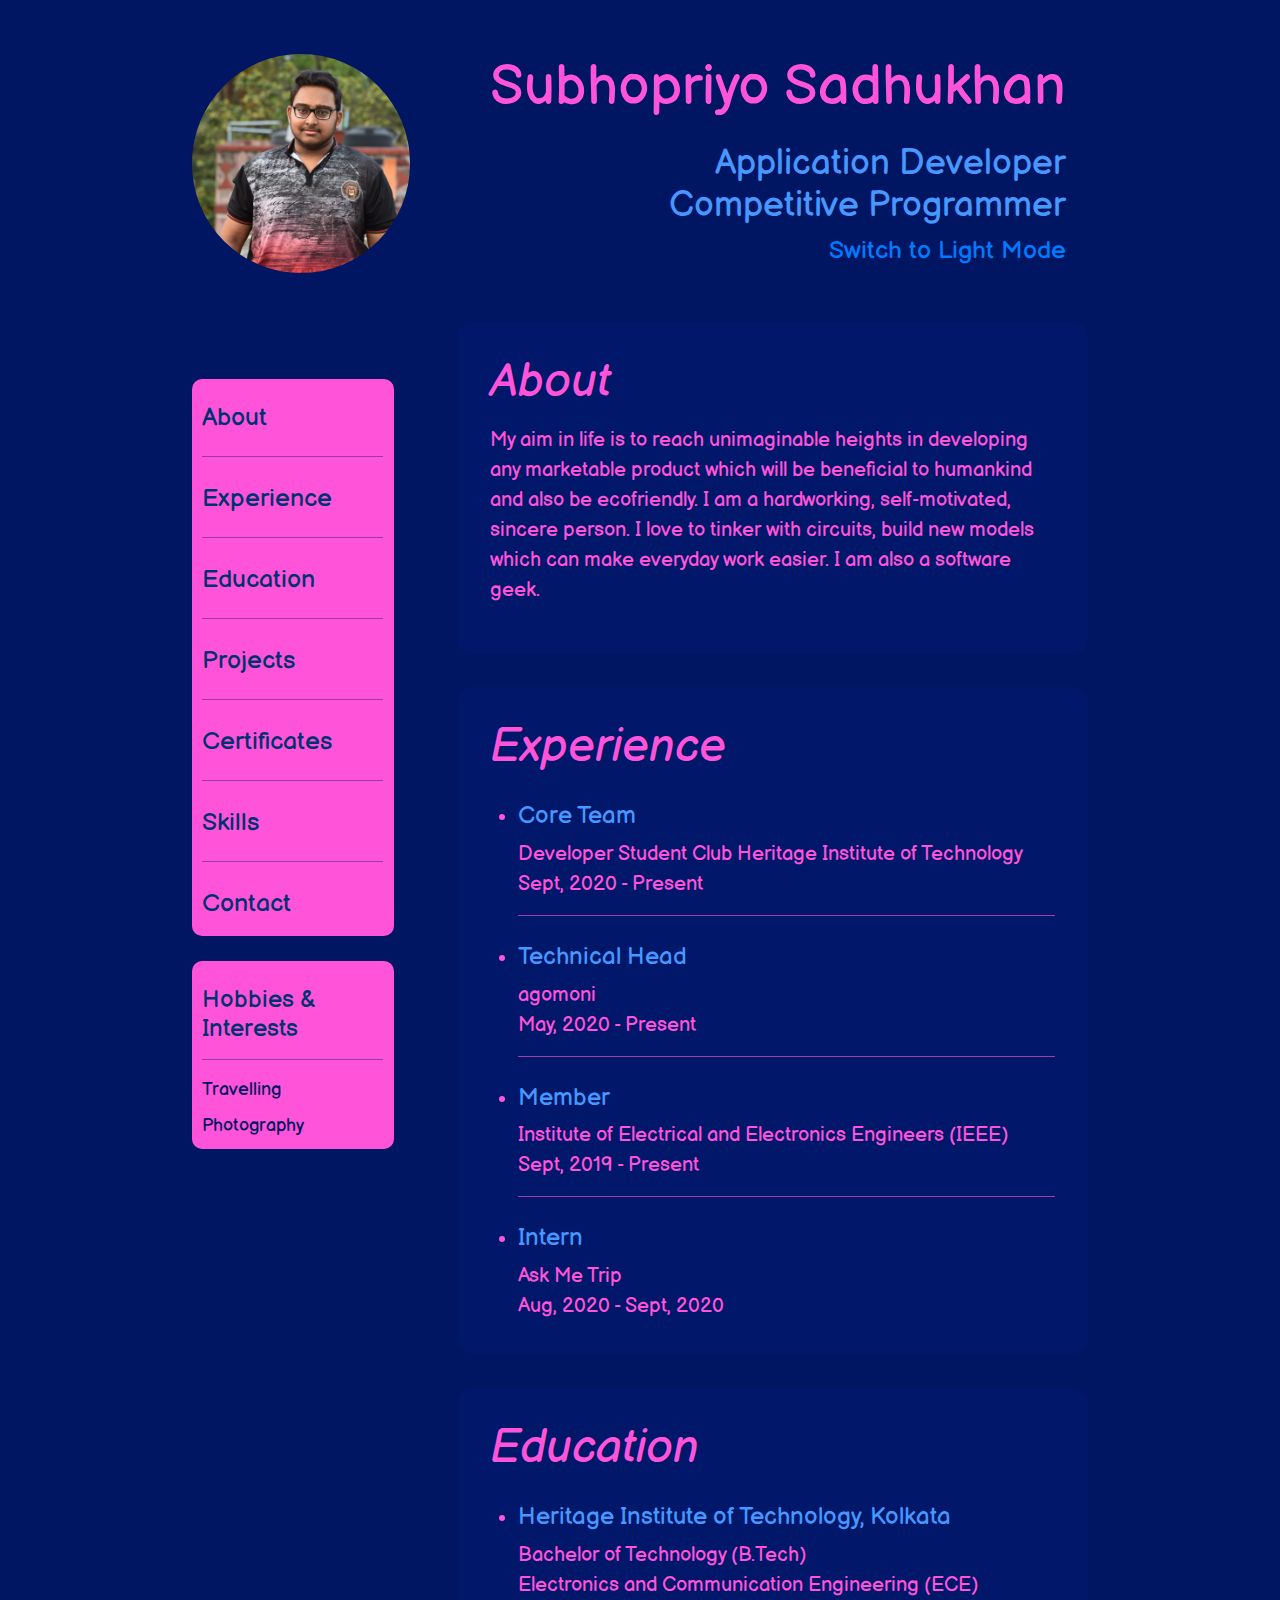
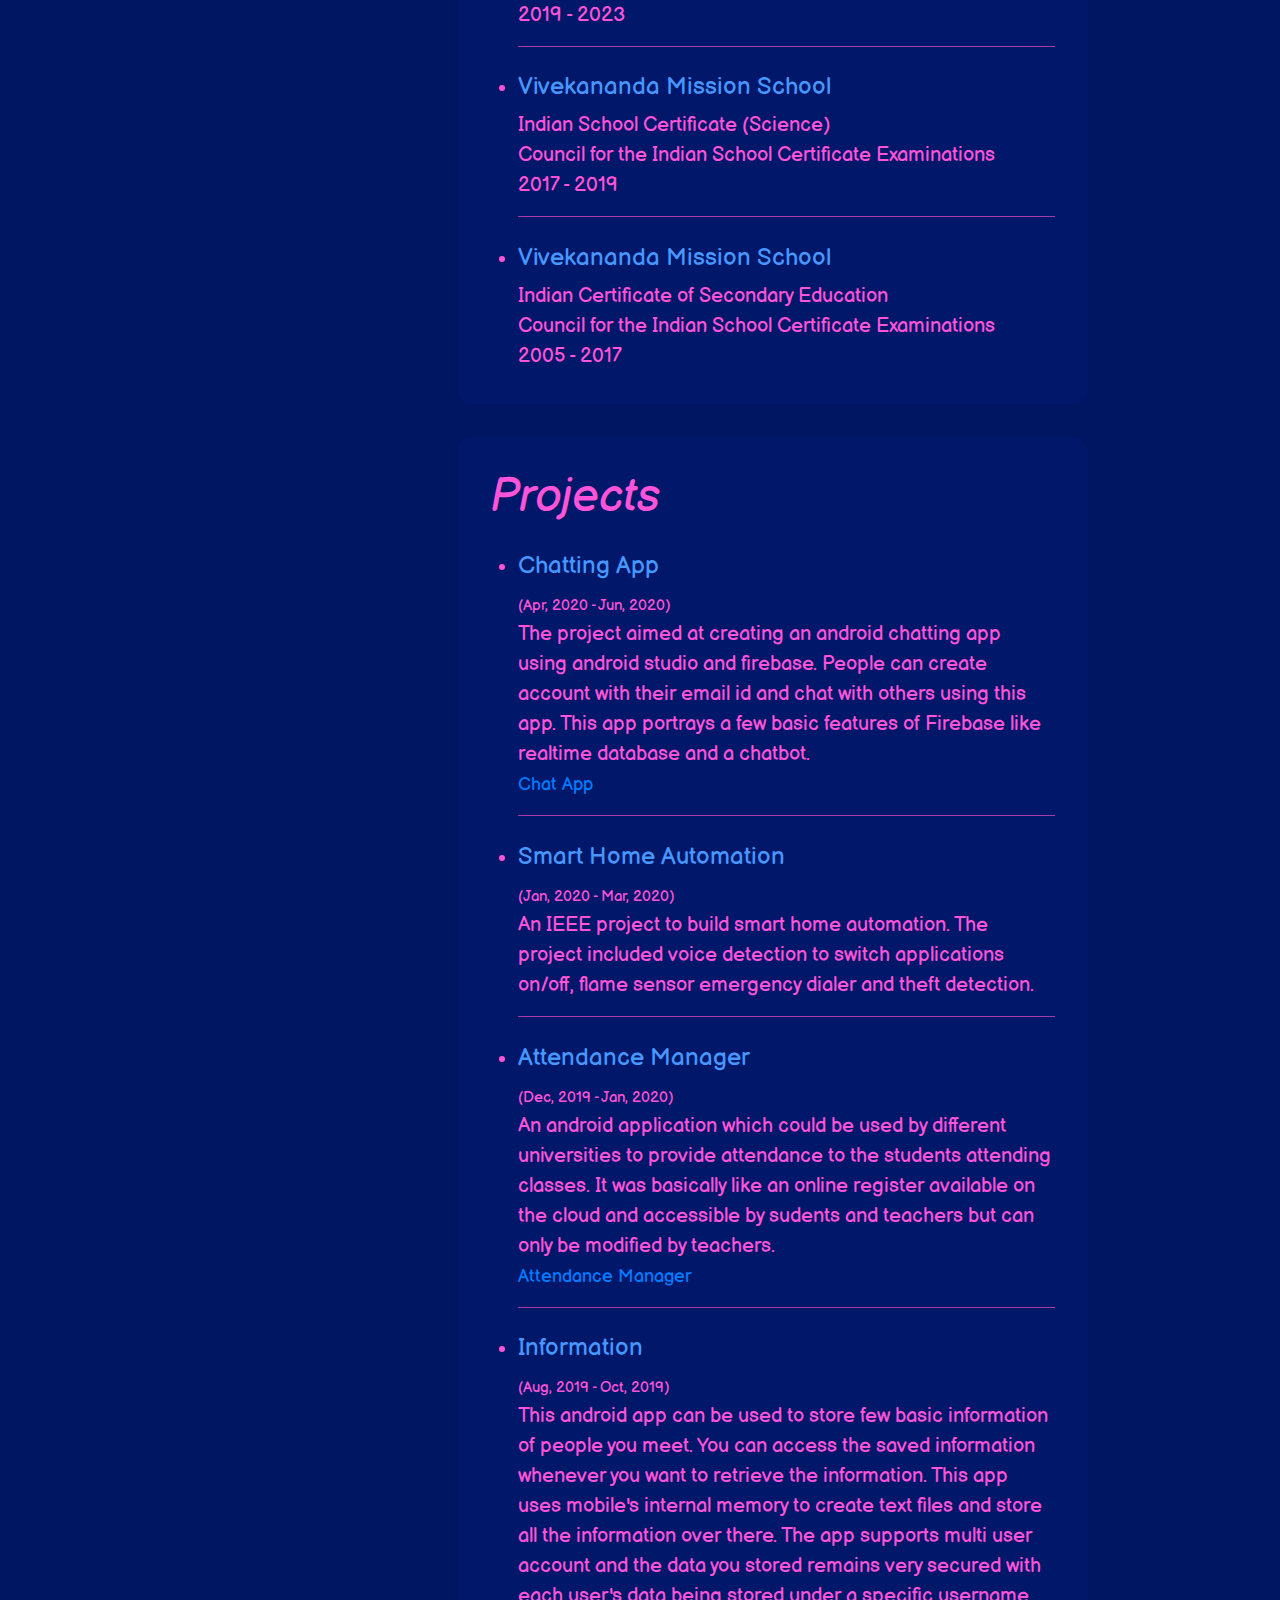
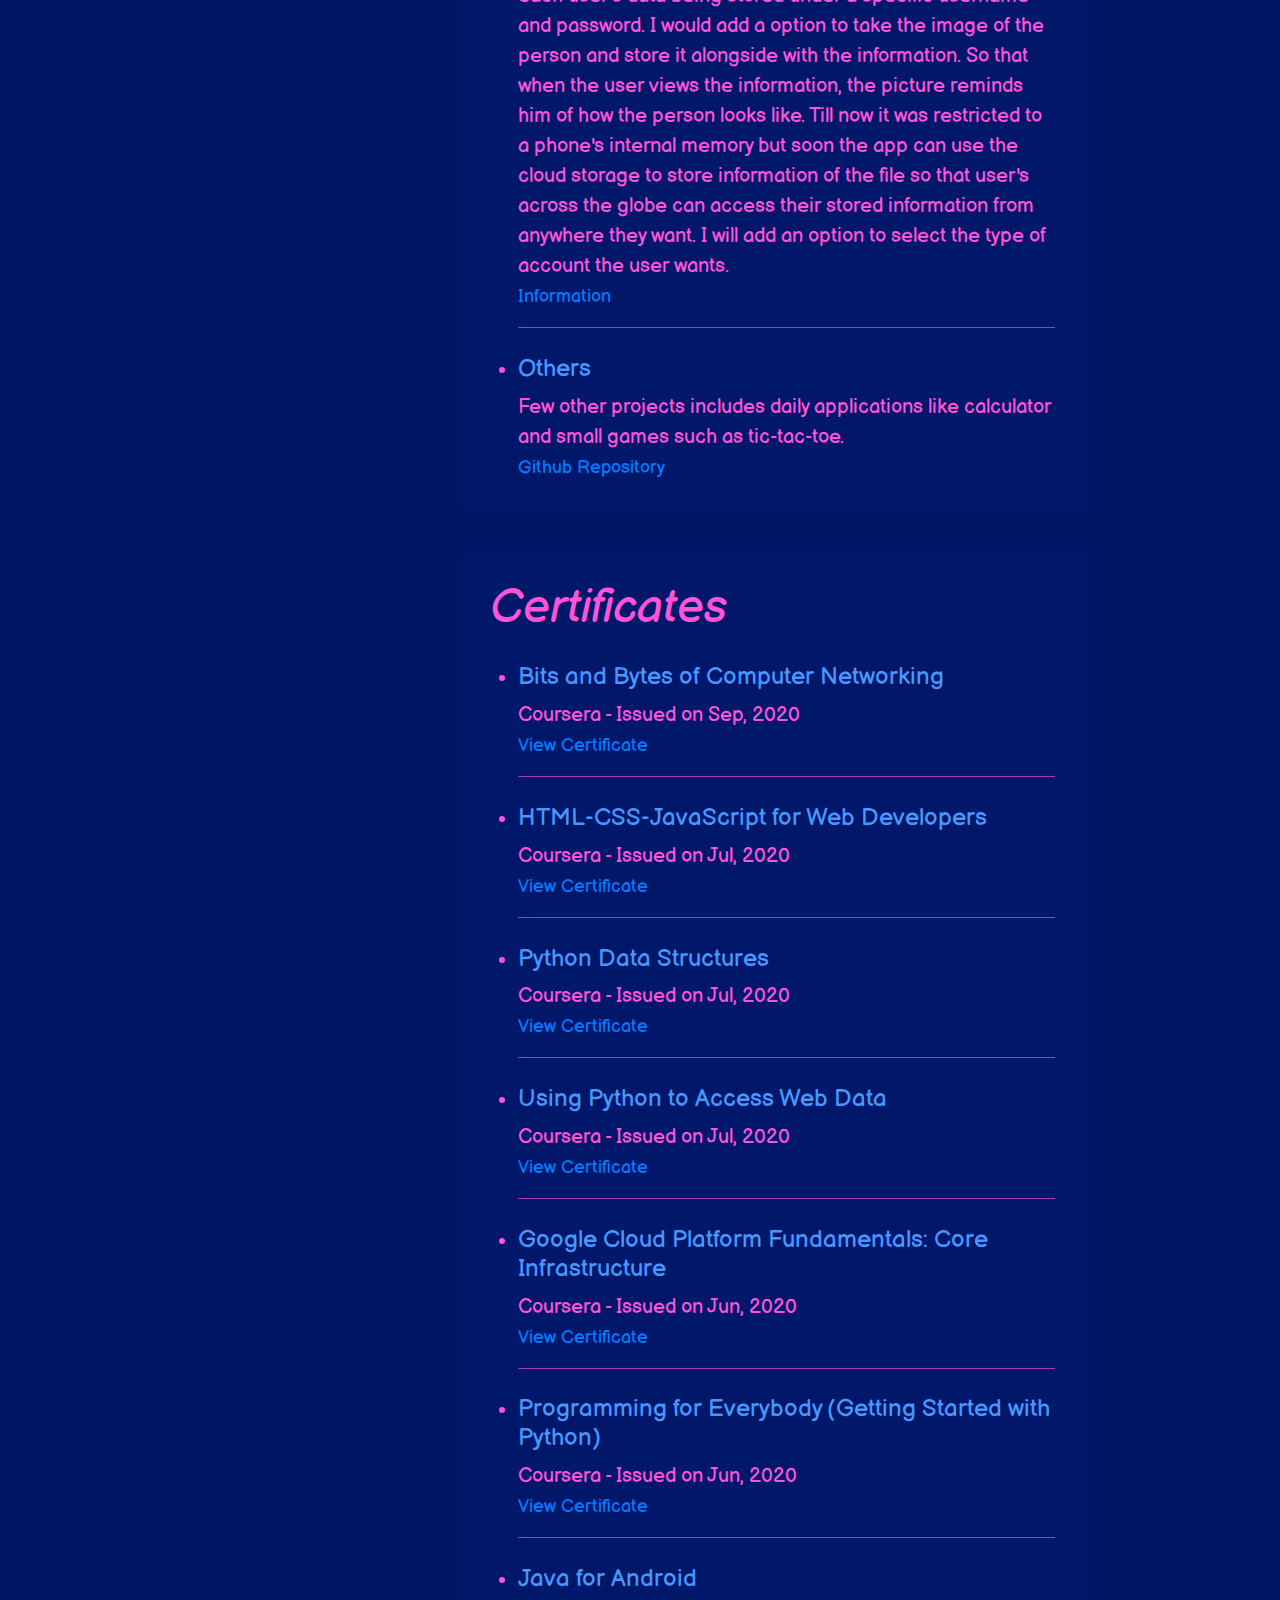
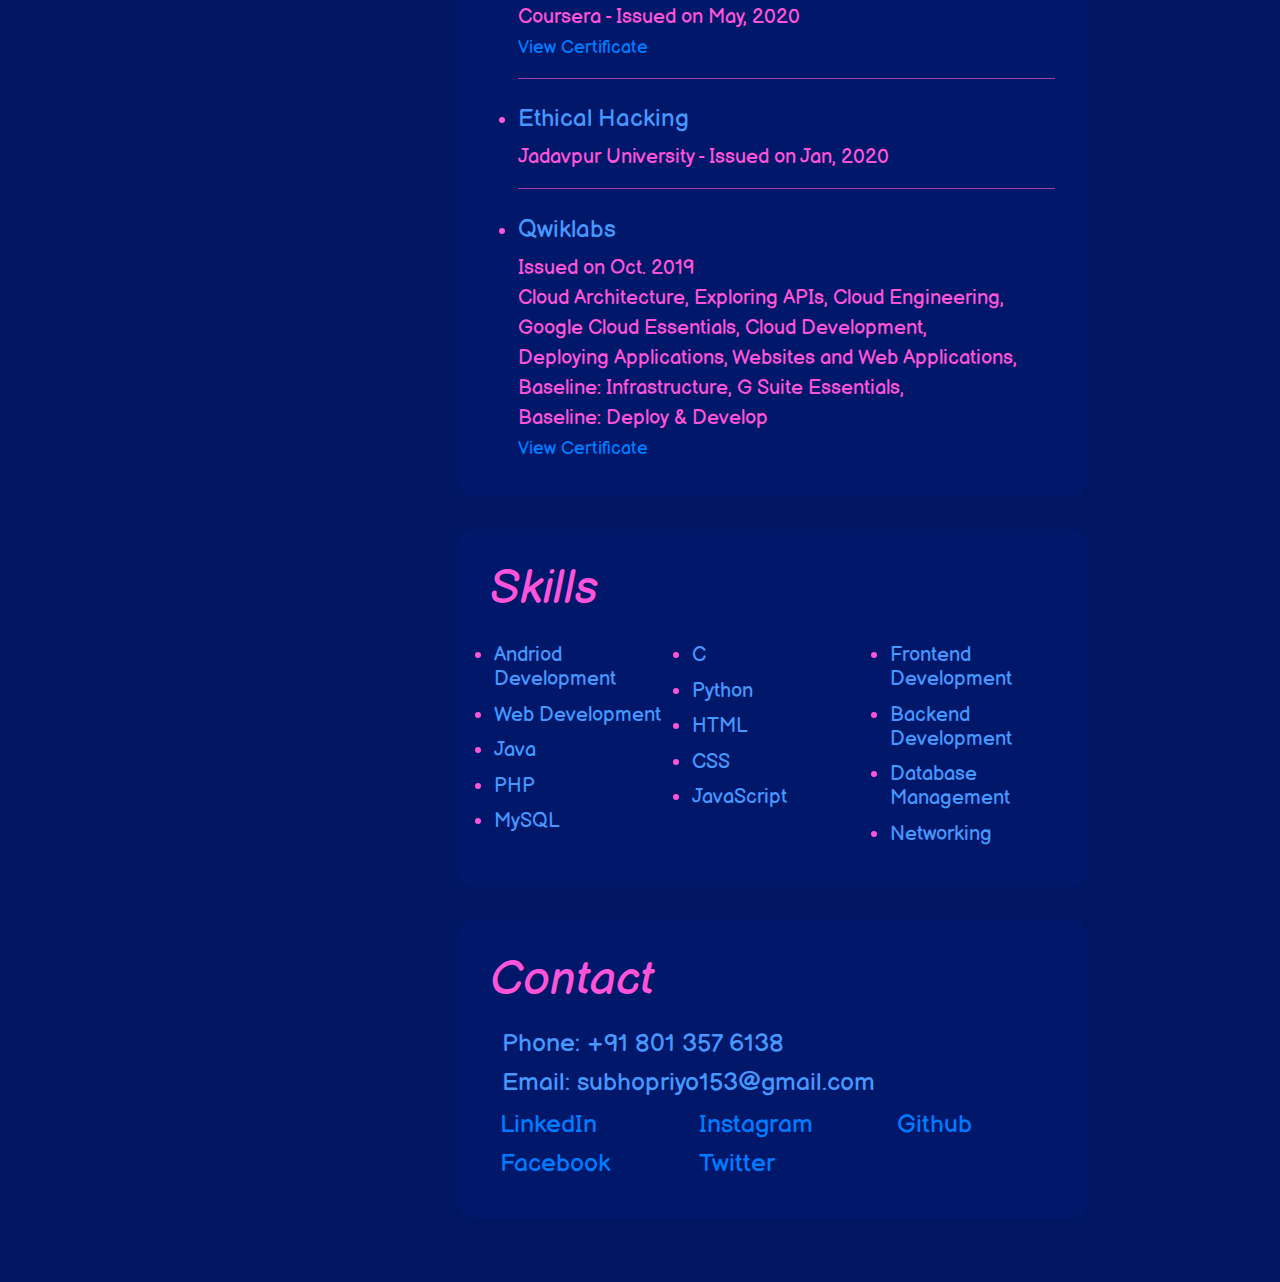
<file: index.html>
<!DOCTYPE html>
<html lang="en">
<head>
    <meta charset="UTF-8">
    <meta name="viewport" content="width=device-width, initial-scale=1.0">
    <title>About Me</title>
    <link rel="stylesheet" href="css/bootstrap.css">
    <link rel="stylesheet" href="css/style.css">
</head>
<body>
    <header>
        <div class="profilepic">
            <img src="image/profile.jpg">
        </div>
        <h1>Subhopriyo Sadhukhan</h1>
        <h3 class="switch">Application Developer<br>Competitive Programmer<br><a href="index_light.html">Switch to Light Mode</a></h3>
    </header>
    <div class="row">
        <div class="content-list col-sm-3 col-md-3 col-lg-3">
            <ul>
                <li>
                    <a href="#"> About</a><hr>
                </li>
                <li>
                    <a href="#experience"> Experience</a><hr>
                </li>
                <li>
                    <a href="#education"> Education</a><hr>
                </li>
                <li>
                    <a href="#project"> Projects</a><hr>
                </li>
                <li>
                    <a href="#certificate"> Certificates</a><hr>
                </li>
                <li>
                    <a href="#skill"> Skills</a><hr>
                </li>
                <li>
                    <a href="#contact"> Contact</a>
                </li>
            </ul>
            <ul style="margin-top: 25px; margin-bottom: 15px; padding-top: 25px; font-size: 18px;">
                <h4 style="color: #003170;">Hobbies & Interests</h4><hr>
                <li>
                    Travelling
                </li>
                <li>
                    Photography
                </li>
            </ul>
        </div>
        <div class="col-sm-9 col-md-9 col-lg-9">
            <ul>
                <li style="margin-top: 0px;">
                    <div style="margin-top: 0px;" id="about" class="content about">
                        <h1>About</h1>
                        <p>
                            My aim in life is to reach unimaginable heights in developing any marketable product which will be beneficial to humankind and also be ecofriendly. I am a hardworking, self-motivated, sincere person. I love to tinker with circuits, build new models which can make everyday work easier. I am also a software geek.
                        </p>
                    </div>
                </li>
                <li>
                    <div id="experience" class="content experience">
                        <h1>Experience</h1>
                        <ul>
                            <li>
                                <h4>Core Team</h4>
                                Developer Student Club Heritage Institute of Technology
                                <br>
                                Sept, 2020 - Present
                                <hr>
                            </li>
                            <li>
                                <h4>Technical Head</h4>
                                agomoni
                                <br>
                                May, 2020 - Present
                                <hr>
                            </li>
                            <li>
                                <h4>Member</h4>
                                Institute of Electrical and Electronics Engineers (IEEE)
                                <br>
                                Sept, 2019 - Present
                                <hr>
                            </li>
                            <li>
                                <h4>Intern</h4>
                                Ask Me Trip
                                <br>
                                Aug, 2020 - Sept, 2020
                            </li>
                        </ul>
                    </div>
                </li>
                <li>
                    <div id="education" class="content education">
                        <h1>Education</h1>
                        <ul>
                            <li>
                                <h4>Heritage Institute of Technology, Kolkata</h4>
                                Bachelor of Technology (B.Tech) <br>
                                Electronics and Communication Engineering (ECE)<br>
                                2019 - 2023
                                <hr>
                            </li>
                            <li>
                                <h4>Vivekananda Mission School</h4>
                                Indian School Certificate (Science)<br>
                                Council for the Indian School Certificate Examinations<br>
                                2017 - 2019
                                <hr>
                            </li>
                            <li>
                                <h4>Vivekananda Mission School</h4>
                                Indian Certificate of Secondary Education<br>
                                Council for the Indian School Certificate Examinations<br>
                                2005 - 2017
                            </li>
                        </ul>
                    </div>
                </li>
                <li>
                    <div id="project" class="content projects">
                        <h1>Projects</h1>
                        <ul>
                            <li>
                                <h4>Chatting App</h4> <span style="font-size: 15px;">(Apr, 2020 - Jun, 2020)</span><br>
                                The project aimed at creating an android chatting app using android studio and firebase. People can create account with their email id and chat with others using this app. This app portrays a few basic features of Firebase like realtime database and a chatbot.<br>
                                <a style="font-size: 18px;" href="https://github.com/TechDevSubhopriyo/Chat" target="_blank">Chat App</a>
                                <hr>
                            </li>
                            <li>
                                <h4>Smart Home Automation</h4> <span style="font-size: 15px;">(Jan, 2020 - Mar, 2020)</span><br>
                                An IEEE project to build smart home automation. The project included voice detection to switch applications on/off, flame sensor emergency dialer and theft detection.
                                <hr>
                            </li>
                            <li>
                                <h4>Attendance Manager</h4> <span style="font-size: 15px;">(Dec, 2019 - Jan, 2020)</span><br>
                                An android application which could be used by different universities to provide attendance to the students attending classes. It was basically like an online register available on the cloud and accessible by sudents and teachers but can only be modified by teachers.<br>
                                <a style="font-size: 18px;" href="https://github.com/TechDevSubhopriyo/Attendance-Manager" target="_blank">Attendance Manager</a>
                                <hr>
                            </li>
                            <li>
                                <h4>Information</h4> <span style="font-size: 15px;">(Aug, 2019 - Oct, 2019)</span><br>
                                This android app can be used to store few basic information of people you meet. You can access the saved information whenever you want to retrieve the information. This app uses mobile's internal memory to create text files and store all the information over there. The app supports multi user account and the data you stored remains very secured with each user's data being stored under a specific username and password. I would add a option to take the image of the person and store it alongside with the information. So that when the user views the information, the picture reminds him of how the person looks like. Till now it was restricted to a phone's internal memory but soon the app can use the cloud storage to store information of the file so that user's across the globe can access their stored information from anywhere they want. I will add an option to select the type of account the user wants.<br>
                                <a style="font-size: 18px;" href="https://github.com/TechDevSubhopriyo/Information" target="_blank">Information</a>
                                <hr>
                            </li>
                            <li>
                                <h4>Others</h4>
                                Few other projects includes daily applications like calculator and small games such as tic-tac-toe.
                                <br>
                                <a style="font-size: 18px;" href="https://github.com/TechDevSubhopriyo/" target="_blank">Github Repository</a>
                            </li>
                        </ul>
                    </div>
                </li>
                <li>
                    <div id="certificate" class="content certificates">
                        <h1>Certificates</h1>
                        <ul>
                            <li>
                                <h4>Bits and Bytes of Computer Networking</h4>
                                Coursera - Issued on Sep, 2020<br>
                                <a style="font-size: 18px;" target="_blank" href="https://www.coursera.org/account/accomplishments/certificate/DFHS32JYPFDK">View Certificate</a>
                                <hr>
                            </li>
                            <li>
                                <h4>HTML-CSS-JavaScript for Web Developers</h4>
                                Coursera - Issued on Jul, 2020<br>
                                <a style="font-size: 18px;" target="_blank" href="https://www.coursera.org/account/accomplishments/certificate/2DU3XSP95V8B">View Certificate</a>
                                <hr>
                            </li>
                            <li>
                                <h4>Python Data Structures</h4>
                                Coursera - Issued on Jul, 2020<br>
                                <a style="font-size: 18px;" target="_blank" href="https://www.coursera.org/account/accomplishments/verify/L5HFAAVWFKPQ">View Certificate</a>
                                <hr>
                            </li>
                            <li>
                                <h4>Using Python to Access Web Data</h4>
                                Coursera - Issued on Jul, 2020<br>
                                <a style="font-size: 18px;" target="_blank" href="https://www.coursera.org/account/accomplishments/certificate/6CQQH4G7LVE2">View Certificate</a>
                                <hr>
                            </li>
                            <li>
                                <h4>Google Cloud Platform Fundamentals: Core Infrastructure</h4>
                                Coursera - Issued on Jun, 2020<br>
                                <a style="font-size: 18px;" target="_blank" href="https://www.coursera.org/account/accomplishments/verify/NAZZ5AAGLV3V">View Certificate</a>
                                <hr>
                            </li>
                            <li>
                                <h4>Programming for Everybody (Getting Started with Python)</h4>
                                Coursera - Issued on Jun, 2020<br>
                                <a style="font-size: 18px;" target="_blank" href="https://www.coursera.org/account/accomplishments/verify/APDGG4Q953LQ">View Certificate</a>
                                <hr>
                            </li>
                            <li>
                                <h4>Java for Android</h4>
                                Coursera - Issued on May, 2020<br>
                                <a style="font-size: 18px;" target="_blank" href="https://www.coursera.org/account/accomplishments/verify/QRNYVVNWLAFC">View Certificate</a>
                                <hr>
                            </li>
                            <li>
                                <h4>Ethical Hacking</h4>
                                Jadavpur University - Issued on Jan, 2020<br>
                                <a style="font-size: 18px; display: none;" target="_blank" href="">View Certificate</a>
                                <hr>
                            </li>
                            <li>
                                <h4>Qwiklabs</h4>
                                Issued on Oct. 2019<br>
                                Cloud&nbspArchitecture, Exploring&nbspAPIs, Cloud&nbspEngineering, Google&nbspCloud&nbspEssentials, Cloud&nbspDevelopment, Deploying&nbspApplications, Websites&nbspand&nbspWeb&nbspApplications, Baseline:&nbspInfrastructure, G&nbspSuite&nbspEssentials, Baseline:&nbspDeploy&nbsp&&nbspDevelop
                                <br>
                                <a style="font-size: 18px;" target="_blank" href="https://www.qwiklabs.com/public_profiles/c5b82374-7f06-4a35-96bf-c05f609907f0">View Certificate</a>
                            </li>
                        </ul>
                    </div>
                </li>
                <li>
                    <div id="skill" class="content skills">
                        <h1>Skills</h1>
                        <div class="row">
                            <div style="padding: 0px 10px;" class="col-lg-4 col-md-6 col-sm-12">
                                <ul>
                                    <li>
                                        <h5>Andriod Development</h5>
                                    </li>
                                    <li>
                                        <h5>Web Development</h5>
                                    </li>
                                    <li>
                                        <h5>Java</h5>
                                    </li>
                                    <li>
                                        <h5>PHP</h5>
                                    </li>
                                    <li>
                                        <h5>MySQL</h5>
                                    </li>
                                </ul>
                            </div>
                            <div style="padding: 0px 10px;" class="col-lg-4 col-md-6 col-sm-12">
                                <ul>
                                    <li>
                                        <h5>C</h5>
                                    </li>
                                    <li>
                                        <h5>Python</h5>
                                    </li>
                                    <li>
                                        <h5>HTML</h5>
                                    </li>
                                    <li>
                                        <h5>CSS</h5>
                                    </li>
                                    <li>
                                        <h5>JavaScript</h5>
                                    </li>
                                </ul>
                            </div>
                            <div style="padding: 0px 10px;" class="col-lg-4 col-md-6 col-sm-12">
                                <ul>
                                    <li>
                                        <h5>Frontend Development</h5>
                                    </li>
                                    <li>
                                        <h5>Backend Development</h5>
                                    </li>
                                    <li>
                                        <h5>Database Management</h5>
                                    </li>
                                    <li>
                                        <h5>Networking</h5>
                                    </li>
                                </ul>
                            </div>
                        </div>
                    </div>
                </li>
                <li>
                    <div id="contact" class="content contact">
                        <h1>Contact</h1>
                        <div class="row">
                            <div class="col-sm-12 col-md-12 col-lg-12">
                                <ul style="list-style-type: none; padding-left: 10px; color: #4797ff;">
                                    <li>
                                        <a>Phone: +91 801 357 6138</a>
                                    </li>
                                    <li>
                                        <a>Email: subhopriyo153@gmail.com</a>
                                    </li>
                                </ul>
                            </div>
                        </div>
                        <div class="row">
                            <div class="col-lg-4 col-md-6 col-sm-12">
                                <ul style="list-style-type: none;">
                                    <li>
                                        <a target="_blank" href="https://www.linkedin.com/in/subhopriyo-sadhukhan-77b150193/">LinkedIn</a>
                                    </li>
                                    <li>
                                        <a target="_blank"  href="https://www.facebook.com/subhopriyo.sadhukhan">Facebook</a>
                                    </li>
                                </ul>
                            </div>
                            <div class="col-lg-4 col-md-6 col-sm-12">
                                <ul style="list-style-type: none;">
                                    <li>
                                        <a target="_blank"  href="https://www.instagram.com/subhopriyo_sadhukhan_15/">Instagram</a>
                                    </li>
                                    <li>
                                        <a target="_blank"  href="https://twitter.com/TechySubho">Twitter</a>
                                    </li>
                                </ul>
                            </div>
                            <div class="col-lg-4 col-md-6 col-sm-12">
                                <ul style="list-style-type: none;">
                                    <li>
                                        <a target="_blank"  href="https://github.com/TechDevSubhopriyo">Github</a>
                                    </li>
                                </ul>
                            </div>
                        </div>
                    </div>
                </li>
            </ul>
        </div>
    </div>
    <button onclick="topFunction()" id="myBtn" title="Go to top">Back to Top</button>
    <script>
        mybutton = document.getElementById("myBtn");
        window.onscroll = function() {scrollFunction()};

        function scrollFunction() {
        if (document.body.scrollTop > 20 || document.documentElement.scrollTop > 20) {
            mybutton.style.display = "block";
        } else {
            mybutton.style.display = "none";
        }
        }

        function topFunction() {
        document.body.scrollTop = 0; 
        document.documentElement.scrollTop = 0;
        }
    </script>
</body>
</html>
</file>
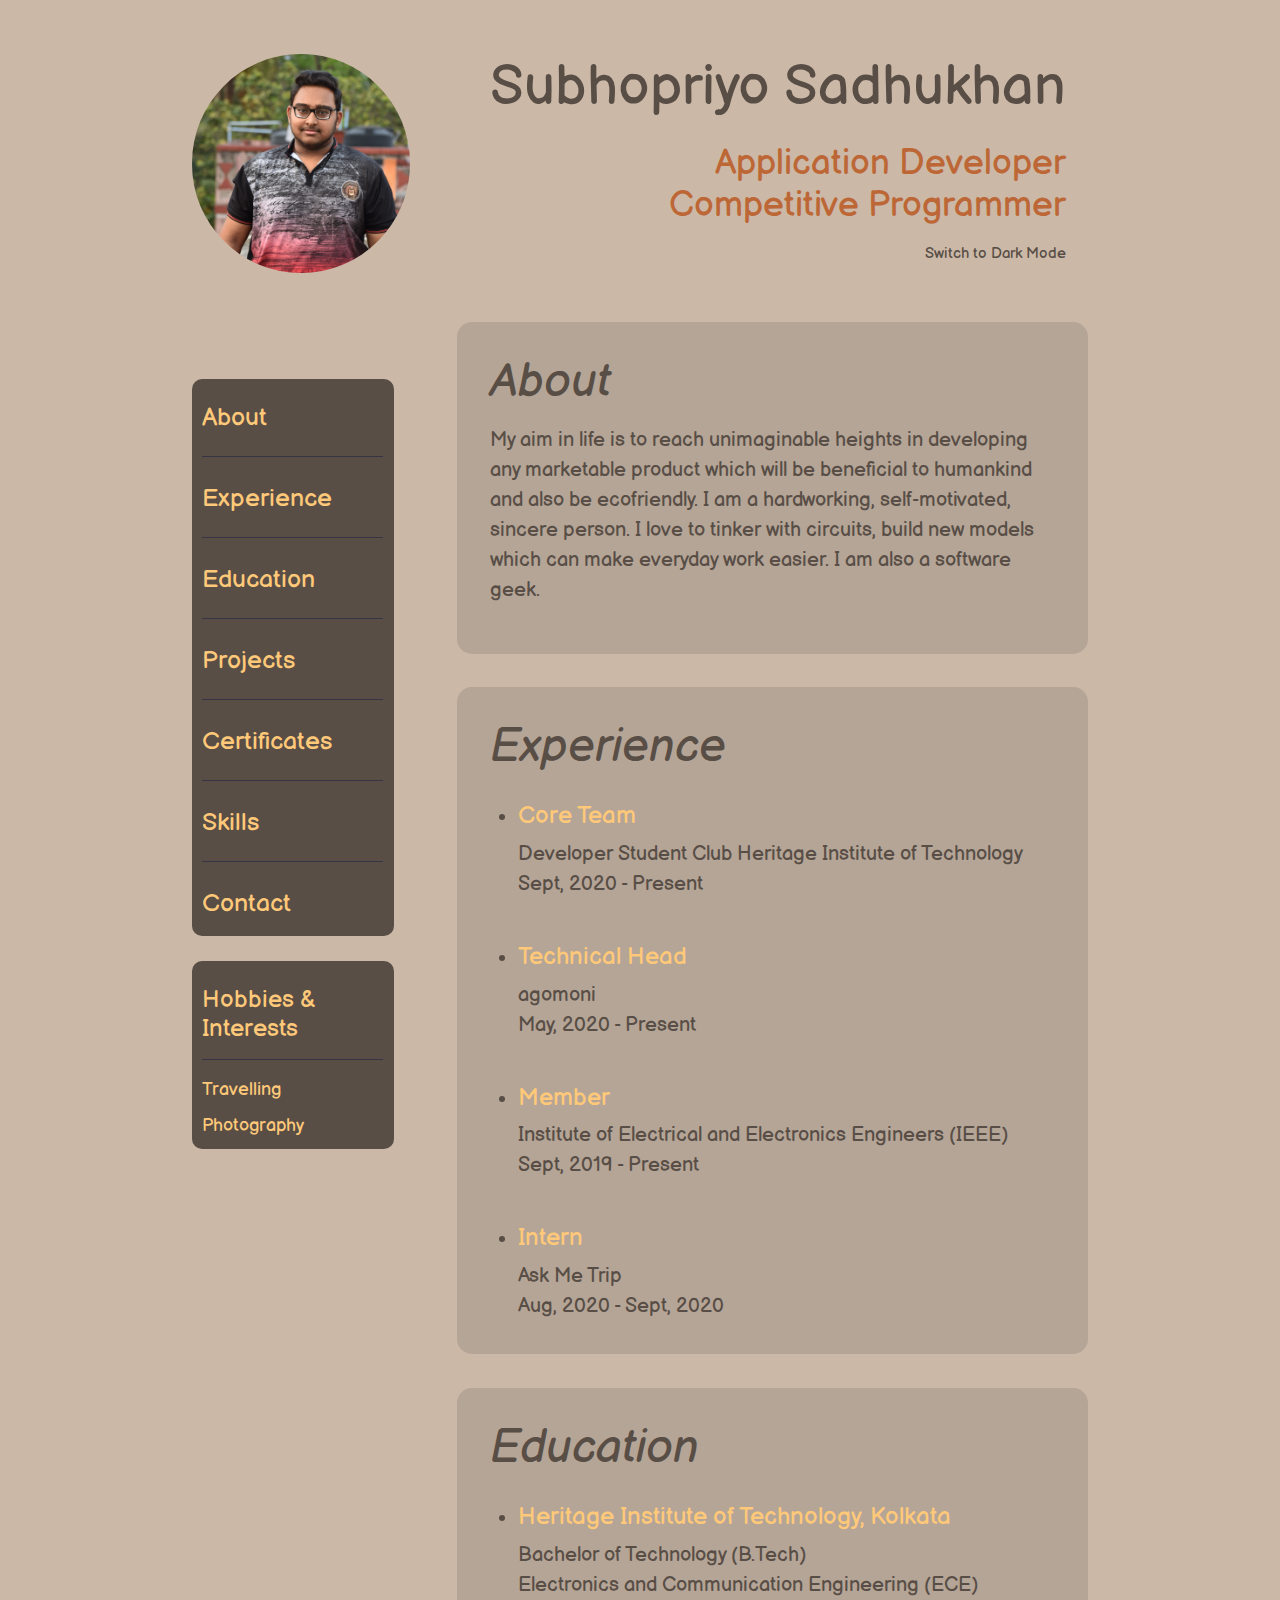
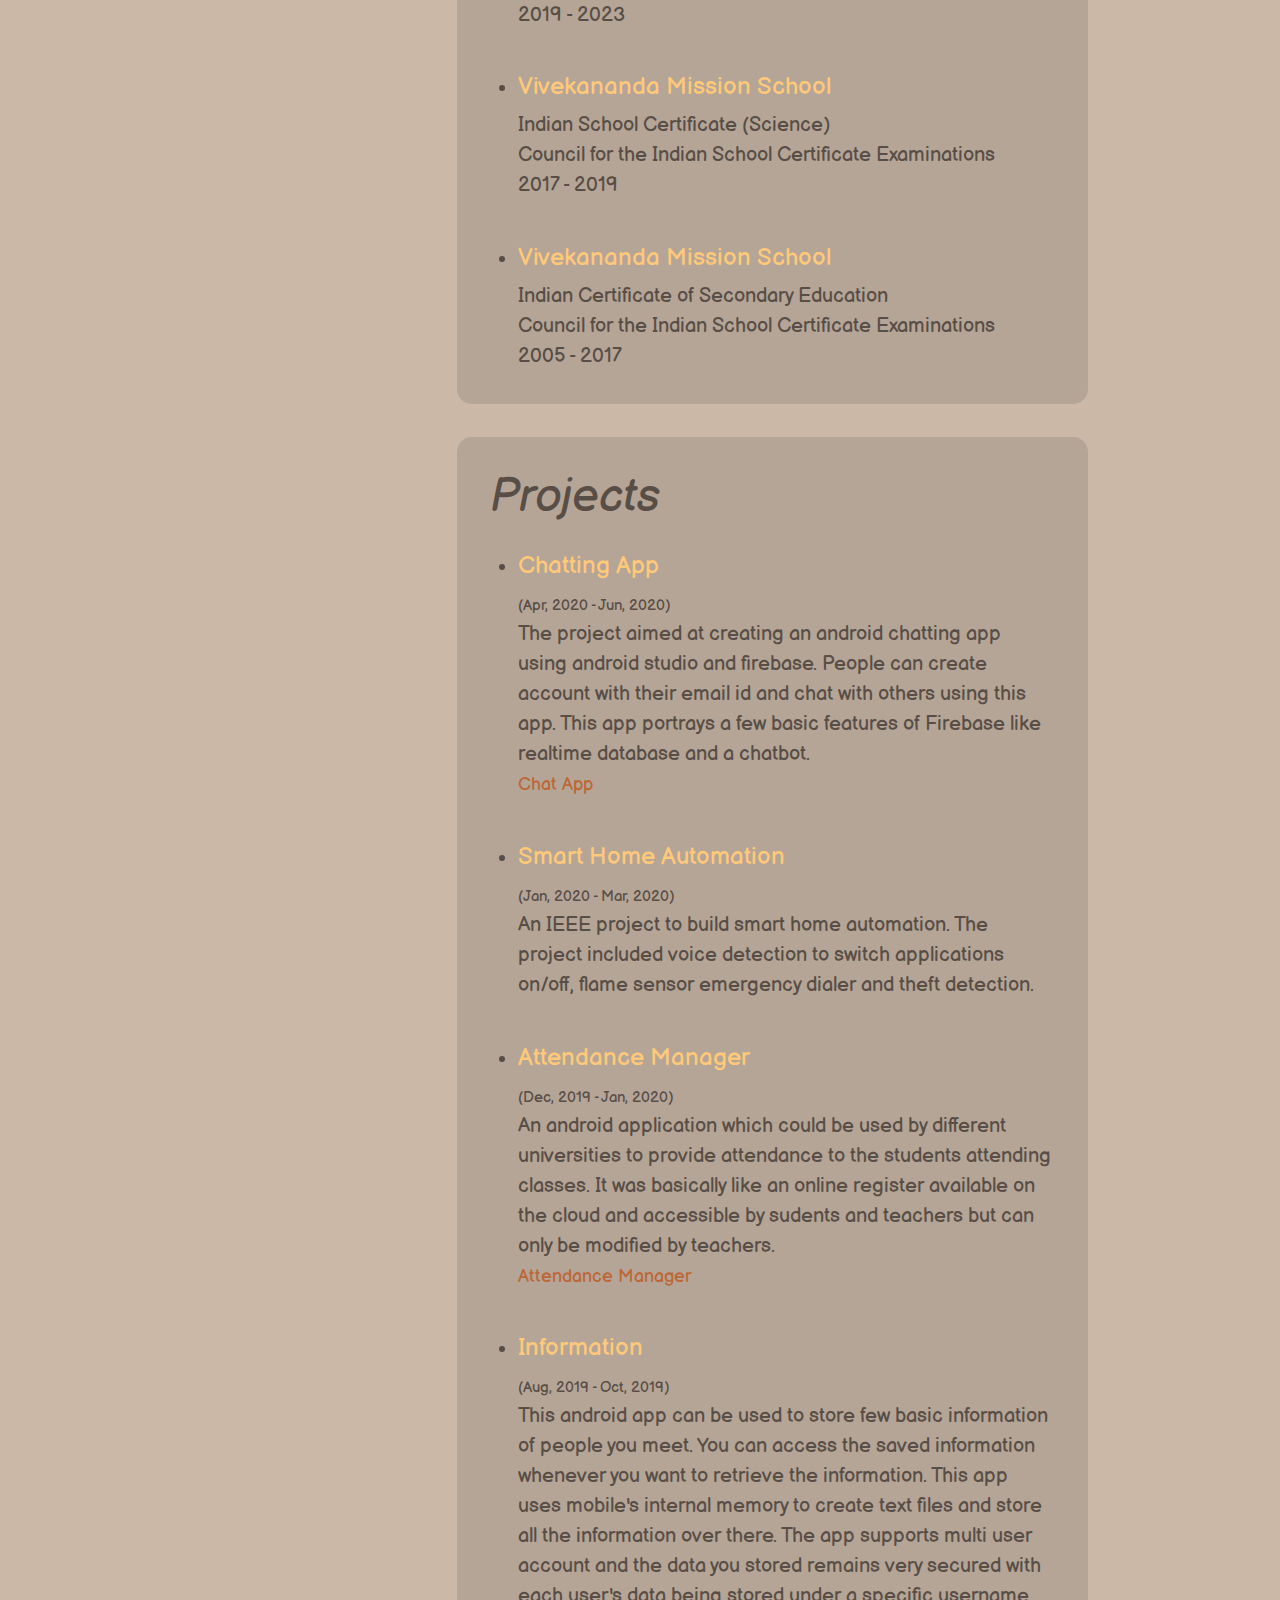
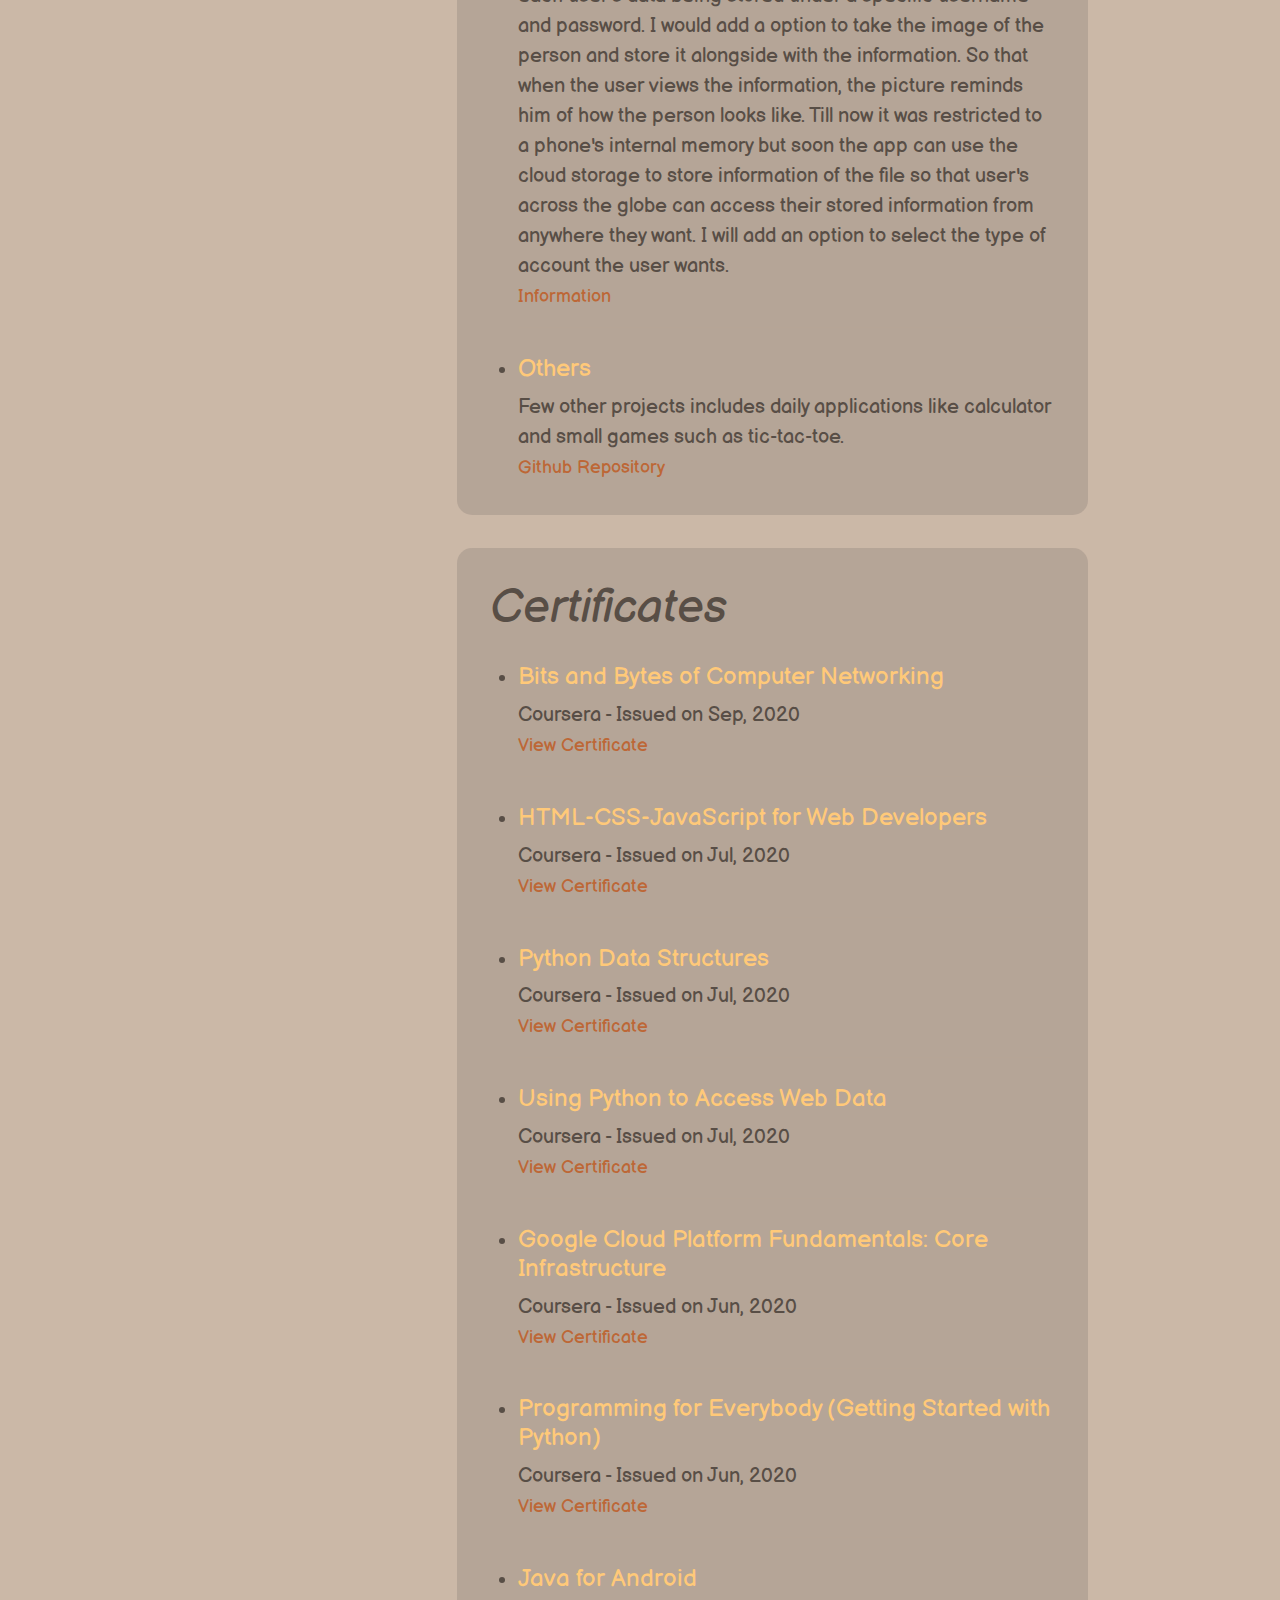
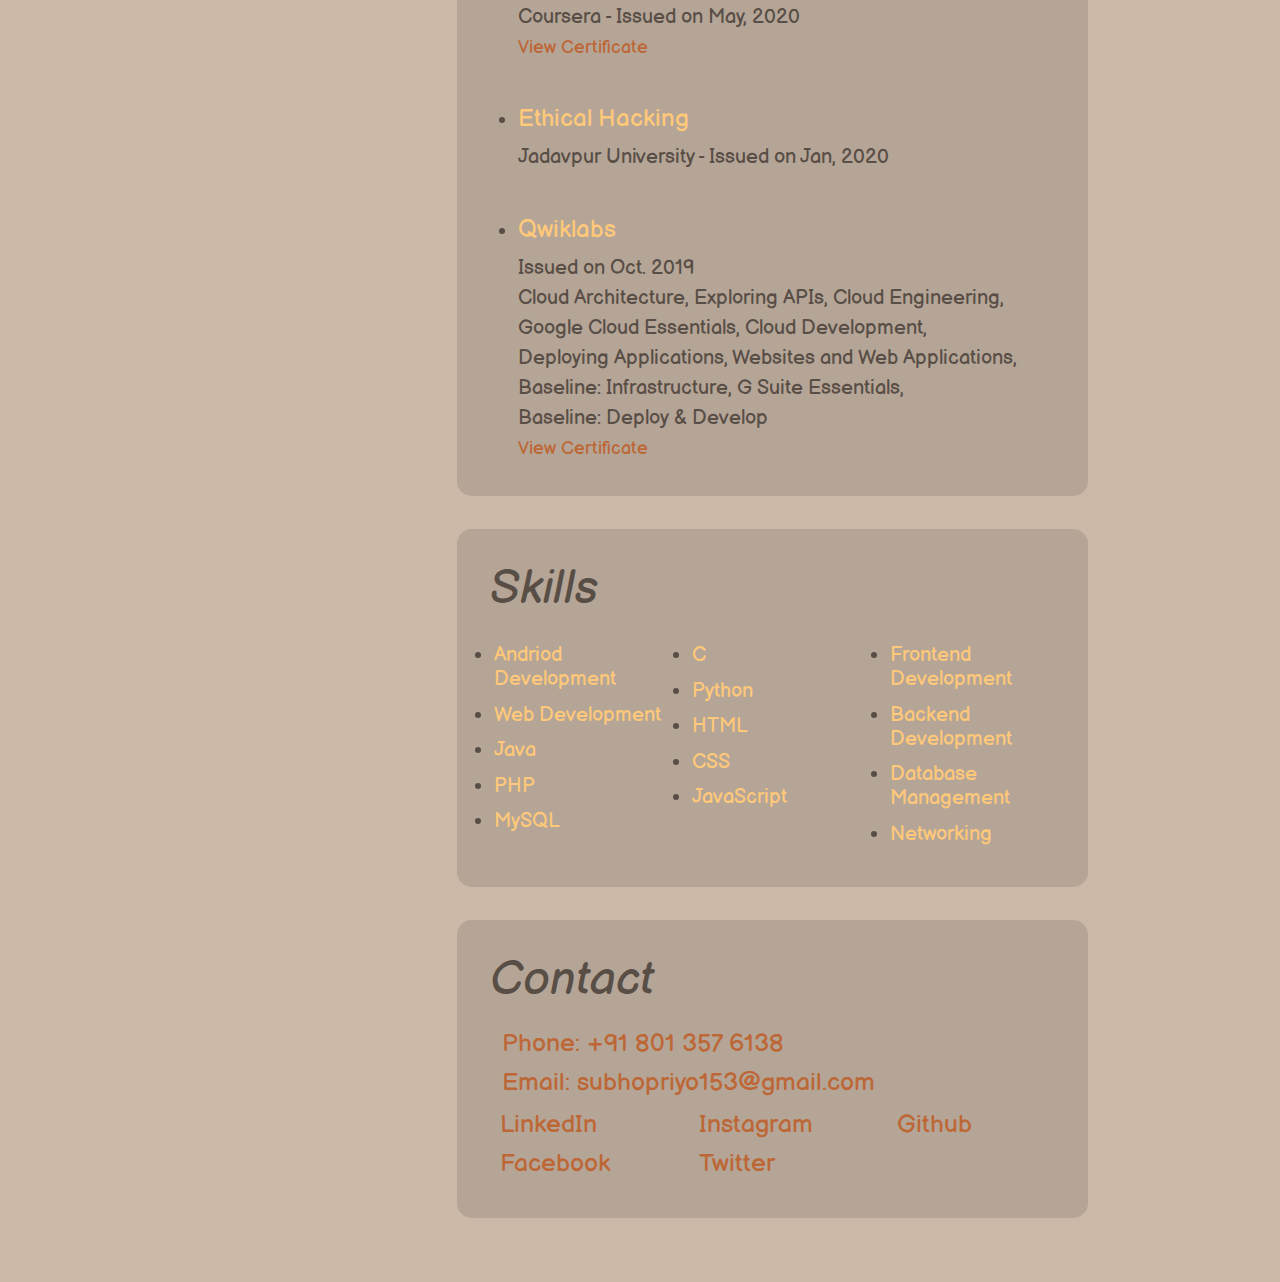
<file: index_light.html>
<!DOCTYPE html>
<html lang="en">
<head>
    <meta charset="UTF-8">
    <meta name="viewport" content="width=device-width, initial-scale=1.0">
    <title>About Me</title>
    <link rel="stylesheet" href="css/bootstrap.css">
    <link rel="stylesheet" href="css/style_light.css">
</head>
<body>
    <header>
        <div class="profilepic">
            <img src="image/profile.jpg">
        </div>
        <h1>Subhopriyo Sadhukhan</h1>
        <h3 class="switch">Application Developer<br>Competitive Programmer<br><a href="index.html">Switch to Dark Mode</a></h3>
    </header>
    <div class="row">
        <div class="content-list col-sm-3 col-md-3 col-lg-3">
            <ul>
                <li>
                    <a href="#"> About</a><hr>
                </li>
                <li>
                    <a href="#experience"> Experience</a><hr>
                </li>
                <li>
                    <a href="#education"> Education</a><hr>
                </li>
                <li>
                    <a href="#project"> Projects</a><hr>
                </li>
                <li>
                    <a href="#certificate"> Certificates</a><hr>
                </li>
                <li>
                    <a href="#skill"> Skills</a><hr>
                </li>
                <li>
                    <a href="#contact"> Contact</a>
                </li>
            </ul>
            <ul style="margin-top: 25px; margin-bottom: 15px; padding-top: 25px; font-size: 18px;">
                <h4 style="color: #FFC979;">Hobbies & Interests</h4><hr>
                <li>
                    Travelling
                </li>
                <li>
                    Photography
                </li>
            </ul>
        </div>
        <div class="col-sm-9 col-md-9 col-lg-9">
            <ul>
                <li style="margin-top: 0px;">
                    <div style="margin-top: 0px;" id="about" class="content about">
                        <h1>About</h1>
                        <p>
                            My aim in life is to reach unimaginable heights in developing any marketable product which will be beneficial to humankind and also be ecofriendly. I am a hardworking, self-motivated, sincere person. I love to tinker with circuits, build new models which can make everyday work easier. I am also a software geek.
                        </p>
                    </div>
                </li>
                <li>
                    <div id="experience" class="content experience">
                        <h1>Experience</h1>
                        <ul>
                            <li>
                                <h4>Core Team</h4>
                                Developer Student Club Heritage Institute of Technology
                                <br>
                                Sept, 2020 - Present
                                <hr>
                            </li>
                            <li>
                                <h4>Technical Head</h4>
                                agomoni
                                <br>
                                May, 2020 - Present
                                <hr>
                            </li>
                            <li>
                                <h4>Member</h4>
                                Institute of Electrical and Electronics Engineers (IEEE)
                                <br>
                                Sept, 2019 - Present
                                <hr>
                            </li>
                            <li>
                                <h4>Intern</h4>
                                Ask Me Trip
                                <br>
                                Aug, 2020 - Sept, 2020
                            </li>
                        </ul>
                    </div>
                </li>
                <li>
                    <div id="education" class="content education">
                        <h1>Education</h1>
                        <ul>
                            <li>
                                <h4>Heritage Institute of Technology, Kolkata</h4>
                                Bachelor of Technology (B.Tech) <br>
                                Electronics and Communication Engineering (ECE)<br>
                                2019 - 2023
                                <hr>
                            </li>
                            <li>
                                <h4>Vivekananda Mission School</h4>
                                Indian School Certificate (Science)<br>
                                Council for the Indian School Certificate Examinations<br>
                                2017 - 2019
                                <hr>
                            </li>
                            <li>
                                <h4>Vivekananda Mission School</h4>
                                Indian Certificate of Secondary Education<br>
                                Council for the Indian School Certificate Examinations<br>
                                2005 - 2017
                            </li>
                        </ul>
                    </div>
                </li>
                <li>
                    <div id="project" class="content projects">
                        <h1>Projects</h1>
                        <ul>
                            <li>
                                <h4>Chatting App</h4> <span style="font-size: 15px;">(Apr, 2020 - Jun, 2020)</span><br>
                                The project aimed at creating an android chatting app using android studio and firebase. People can create account with their email id and chat with others using this app. This app portrays a few basic features of Firebase like realtime database and a chatbot.<br>
                                <a style="font-size: 18px;" href="https://github.com/TechDevSubhopriyo/Chat" target="_blank">Chat App</a>
                                <hr>
                            </li>
                            <li>
                                <h4>Smart Home Automation</h4> <span style="font-size: 15px;">(Jan, 2020 - Mar, 2020)</span><br>
                                An IEEE project to build smart home automation. The project included voice detection to switch applications on/off, flame sensor emergency dialer and theft detection.
                                <hr>
                            </li>
                            <li>
                                <h4>Attendance Manager</h4> <span style="font-size: 15px;">(Dec, 2019 - Jan, 2020)</span><br>
                                An android application which could be used by different universities to provide attendance to the students attending classes. It was basically like an online register available on the cloud and accessible by sudents and teachers but can only be modified by teachers.<br>
                                <a style="font-size: 18px;" href="https://github.com/TechDevSubhopriyo/Attendance-Manager" target="_blank">Attendance Manager</a>
                                <hr>
                            </li>
                            <li>
                                <h4>Information</h4> <span style="font-size: 15px;">(Aug, 2019 - Oct, 2019)</span><br>
                                This android app can be used to store few basic information of people you meet. You can access the saved information whenever you want to retrieve the information. This app uses mobile's internal memory to create text files and store all the information over there. The app supports multi user account and the data you stored remains very secured with each user's data being stored under a specific username and password. I would add a option to take the image of the person and store it alongside with the information. So that when the user views the information, the picture reminds him of how the person looks like. Till now it was restricted to a phone's internal memory but soon the app can use the cloud storage to store information of the file so that user's across the globe can access their stored information from anywhere they want. I will add an option to select the type of account the user wants.<br>
                                <a style="font-size: 18px;" href="https://github.com/TechDevSubhopriyo/Information" target="_blank">Information</a>
                                <hr>
                            </li>
                            <li>
                                <h4>Others</h4>
                                Few other projects includes daily applications like calculator and small games such as tic-tac-toe.
                                <br>
                                <a style="font-size: 18px;" href="https://github.com/TechDevSubhopriyo/" target="_blank">Github Repository</a>
                            </li>
                        </ul>
                    </div>
                </li>
                <li>
                    <div id="certificate" class="content certificates">
                        <h1>Certificates</h1>
                        <ul>
                            <li>
                                <h4>Bits and Bytes of Computer Networking</h4>
                                Coursera - Issued on Sep, 2020<br>
                                <a style="font-size: 18px;" target="_blank" href="https://www.coursera.org/account/accomplishments/certificate/DFHS32JYPFDK">View Certificate</a>
                                <hr>
                            </li>
                            <li>
                                <h4>HTML-CSS-JavaScript for Web Developers</h4>
                                Coursera - Issued on Jul, 2020<br>
                                <a style="font-size: 18px;" target="_blank" href="https://www.coursera.org/account/accomplishments/certificate/2DU3XSP95V8B">View Certificate</a>
                                <hr>
                            </li>
                            <li>
                                <h4>Python Data Structures</h4>
                                Coursera - Issued on Jul, 2020<br>
                                <a style="font-size: 18px;" target="_blank" href="https://www.coursera.org/account/accomplishments/verify/L5HFAAVWFKPQ">View Certificate</a>
                                <hr>
                            </li>
                            <li>
                                <h4>Using Python to Access Web Data</h4>
                                Coursera - Issued on Jul, 2020<br>
                                <a style="font-size: 18px;" target="_blank" href="https://www.coursera.org/account/accomplishments/certificate/6CQQH4G7LVE2">View Certificate</a>
                                <hr>
                            </li>
                            <li>
                                <h4>Google Cloud Platform Fundamentals: Core Infrastructure</h4>
                                Coursera - Issued on Jun, 2020<br>
                                <a style="font-size: 18px;" target="_blank" href="https://www.coursera.org/account/accomplishments/verify/NAZZ5AAGLV3V">View Certificate</a>
                                <hr>
                            </li>
                            <li>
                                <h4>Programming for Everybody (Getting Started with Python)</h4>
                                Coursera - Issued on Jun, 2020<br>
                                <a style="font-size: 18px;" target="_blank" href="https://www.coursera.org/account/accomplishments/verify/APDGG4Q953LQ">View Certificate</a>
                                <hr>
                            </li>
                            <li>
                                <h4>Java for Android</h4>
                                Coursera - Issued on May, 2020<br>
                                <a style="font-size: 18px;" target="_blank" href="https://www.coursera.org/account/accomplishments/verify/QRNYVVNWLAFC">View Certificate</a>
                                <hr>
                            </li>
                            <li>
                                <h4>Ethical Hacking</h4>
                                Jadavpur University - Issued on Jan, 2020<br>
                                <a style="font-size: 18px; display: none;" target="_blank" href="">View Certificate</a>
                                <hr>
                            </li>
                            <li>
                                <h4>Qwiklabs</h4>
                                Issued on Oct. 2019<br>
                                Cloud&nbspArchitecture, Exploring&nbspAPIs, Cloud&nbspEngineering, Google&nbspCloud&nbspEssentials, Cloud&nbspDevelopment, Deploying&nbspApplications, Websites&nbspand&nbspWeb&nbspApplications, Baseline:&nbspInfrastructure, G&nbspSuite&nbspEssentials, Baseline:&nbspDeploy&nbsp&&nbspDevelop
                                <br>
                                <a style="font-size: 18px;" target="_blank" href="https://www.qwiklabs.com/public_profiles/c5b82374-7f06-4a35-96bf-c05f609907f0">View Certificate</a>
                            </li>
                        </ul>
                    </div>
                </li>
                <li>
                    <div id="skill" class="content skills">
                        <h1>Skills</h1>
                        <div class="row">
                            <div style="padding: 0px 10px;" class="col-lg-4 col-md-6 col-sm-12">
                                <ul>
                                    <li>
                                        <h5>Andriod Development</h5>
                                    </li>
                                    <li>
                                        <h5>Web Development</h5>
                                    </li>
                                    <li>
                                        <h5>Java</h5>
                                    </li>
                                    <li>
                                        <h5>PHP</h5>
                                    </li>
                                    <li>
                                        <h5>MySQL</h5>
                                    </li>
                                </ul>
                            </div>
                            <div style="padding: 0px 10px;" class="col-lg-4 col-md-6 col-sm-12">
                                <ul>
                                    <li>
                                        <h5>C</h5>
                                    </li>
                                    <li>
                                        <h5>Python</h5>
                                    </li>
                                    <li>
                                        <h5>HTML</h5>
                                    </li>
                                    <li>
                                        <h5>CSS</h5>
                                    </li>
                                    <li>
                                        <h5>JavaScript</h5>
                                    </li>
                                </ul>
                            </div>
                            <div style="padding: 0px 10px;" class="col-lg-4 col-md-6 col-sm-12">
                                <ul>
                                    <li>
                                        <h5>Frontend Development</h5>
                                    </li>
                                    <li>
                                        <h5>Backend Development</h5>
                                    </li>
                                    <li>
                                        <h5>Database Management</h5>
                                    </li>
                                    <li>
                                        <h5>Networking</h5>
                                    </li>
                                </ul>
                            </div>
                        </div>
                    </div>
                </li>
                <li>
                    <div id="contact" class="content contact">
                        <h1>Contact</h1>
                        <div class="row">
                            <div class="col-sm-12 col-md-12 col-lg-12">
                                <ul style="list-style-type: none; padding-left: 10px; color: #ffaa79;">
                                    <li>
                                        <a>Phone: +91 801 357 6138</a>
                                    </li>
                                    <li>
                                        <a>Email: subhopriyo153@gmail.com</a>
                                    </li>
                                </ul>
                            </div>
                        </div>
                        <div class="row">
                            <div class="col-lg-4 col-md-6 col-sm-12">
                                <ul style="list-style-type: none;">
                                    <li>
                                        <a target="_blank" href="https://www.linkedin.com/in/subhopriyo-sadhukhan-77b150193/">LinkedIn</a>
                                    </li>
                                    <li>
                                        <a target="_blank"  href="https://www.facebook.com/subhopriyo.sadhukhan">Facebook</a>
                                    </li>
                                </ul>
                            </div>
                            <div class="col-lg-4 col-md-6 col-sm-12">
                                <ul style="list-style-type: none;">
                                    <li>
                                        <a target="_blank"  href="https://www.instagram.com/subhopriyo_sadhukhan_15/">Instagram</a>
                                    </li>
                                    <li>
                                        <a target="_blank"  href="https://twitter.com/TechySubho">Twitter</a>
                                    </li>
                                </ul>
                            </div>
                            <div class="col-lg-4 col-md-6 col-sm-12">
                                <ul style="list-style-type: none;">
                                    <li>
                                        <a target="_blank"  href="https://github.com/TechDevSubhopriyo">Github</a>
                                    </li>
                                </ul>
                            </div>
                        </div>
                    </div>
                </li>
            </ul>
        </div>
    </div>
    <button onclick="topFunction()" id="myBtn" title="Go to top">Back to Top</button>
    <script>
        mybutton = document.getElementById("myBtn");
        window.onscroll = function() {scrollFunction()};

        function scrollFunction() {
        if (document.body.scrollTop > 20 || document.documentElement.scrollTop > 20) {
            mybutton.style.display = "block";
        } else {
            mybutton.style.display = "none";
        }
        }

        function topFunction() {
        document.body.scrollTop = 0; 
        document.documentElement.scrollTop = 0;
        }
    </script>
</body>
</html>
</file>
<file: css/style.css>
*{
    box-sizing: border-box;
    margin: 0%;
    padding: 0%;
    font-family: balsamiq-Sans;
}
body{
    background-color: #001662;
    padding: 2.5% 15% 5% 15%;
}
header{
    text-align: right;
    padding-top: 2.5%;
    padding-bottom: 5%;
    padding-right: 2.5%;
    color: #FF54D9;
}
img{
    float: left;
    position: relative;
    max-width: 25%;
    border-radius: 50%;
    background-color: #FFFFFF;
}
h1{
    font-size: 400%;
    margin-bottom: 2.5%;
}
h3{
    font-size: 35px;
    color: #4797ff;
}
.row{
    clear: both;
}
.content-list a{
    color: #003170;
}
.content-list{
    float: left;
    border-radius: 10px;
    margin-top: 5%;
    clear: both;
    color: #001662;
    font-size: 200%;
}
.content{
    padding: 5%;
    margin-left: 5%;
    margin-top: 5%;
    color: #FF54D9;
    background-color: #001a7762;
    font-size: 20px;
    border-radius: 15px;
}
.content h1{
    font-family: balsamiq-Sans-italic;
}
.content h5,h4{
    color: #4797ff;
}
.content>p{
    color: #FF54D9;
}
ul{
    list-style-type: none;
    margin: 0%;
}
li{
    
    margin-top: 5%;
    margin-left: 0px;
}

.content-list>ul{
    padding: 2% 5% 5% 5%;
    border-radius: 10px;
    margin-top: 5%;
    clear: both;
    background-color: #FF54D9;
}
.content ul{
    list-style-type: disc;
    padding-left: 5%;
}
.content hr{
    background-color: #ff54dab9;
}
.content-list hr{
    background-color: #0015624d;
}
.contact li{
    padding: 0px;
    margin: 2px;
}
@media(max-width: 1200px) and (min-width: 1100px){
    .content h1{
        font-size: 180%;
    }
}
@media(max-width: 1366px){
    a{
        font-size: 25px;
    }
    h1{
        font-size: 280%;
    }
    content h1{
        font-size: 180%;
    }
}
@media(min-width: 1366px){
    .content a{
        font-size: 30px;
    }
    h1{
        font-size: 350%;
    }
}
@media(min-width: 1200px){
    h1{
        font-size: 350%;
    }
    .content h1{
        font-size: 230%;
    }
}
@media(max-width: 1100px){
    h1{
        font-size: 280%;
    }
    .content h1{
        font-size: 180%;
    }
}
.contact a{
    text-decoration: none;
}
@media(max-width: 950px){
    .content h1{
        font-size: 180%;
    }
    body{
        padding-left: 5%;
        padding-right: 5%;
    }
    h1{
        font-size: 280%;
    }
    h3{
        font-size: 180%;
    }
}
@media(max-width: 676px){
    h3{
        font-size: 160%;
    }
    h1{
        font-size: 300%;
    }
}
@media(max-width: 530px){
    h1{
        font-size: 250%;
    }
    h3{
        clear: both;
        font-size: 150%;
    }
}
@media(max-width: 991px){
    a{
        font-size: 18px;
    }
    li{
        margin-top: 0%;
    }
    ul{
        margin: 0px;
    }
    .content{
        margin-left: 0px;
    }
}
@font-face {
    font-family: balsamiq-Sans;
    src: url("../Balsamiq_Sans/BalsamiqSans-Regular.ttf");
}
@font-face {
    font-family: balsamiq-Sans-italic;
    src: url("../Balsamiq_Sans/BalsamiqSans-Italic.ttf");
}
#myBtn {
    display: none; 
    position: fixed; 
    bottom: 20px; 
    right: 30px; 
    z-index: 99; 
    border: none;
    outline: none; 
    background-color: #4797ff; 
    color: #001662;
    font-weight: bold;
    cursor: pointer; 
    padding: 15px; 
    border-radius: 10px; 
    font-size: 18px; 
  }
  
  #myBtn:hover {
    background-color: #ff54d9; /* Add a dark-grey background on hover */
  }
</file>
<file: css/style_light.css>
*{
    box-sizing: border-box;
    margin: 0%;
    padding: 0%;
    font-family: balsamiq-Sans;
}
body{
    background-color: #CBB8A7;
    padding: 2.5% 15% 5% 15%;
}
.switch>a{
    font-size: 15px;
    text-decoration: none;
    color: #584E46;
}
.switch>a:hover{
    color: #FFC979;
    
}
header{
    text-align: right;
    padding-top: 2.5%;
    padding-bottom: 5%;
    padding-right: 2.5%;
    color: #584E46;
}
img{
    float: left;
    position: relative;
    max-width: 25%;
    border-radius: 50%;
    background-color: #FFFFFF;
}
h1{
    font-size: 400%;
    margin-bottom: 2.5%;
}
h3{
    font-size: 35px;
    color: #bd6736;
}
.row{
    clear: both;
}
.content-list a{
    color: #FFC979;
}
.content-list{
    float: left;
    border-radius: 10px;
    margin-top: 5%;
    clear: both;
    color: #FFC979;
    font-size: 200%;
}
.content{
    padding: 5%;
    margin-left: 5%;
    margin-top: 5%;
    color: #584E46;
    background-color: #a7988c9a;
    font-size: 20px;
    border-radius: 15px;
}
.content h1{
    font-family: balsamiq-Sans-italic;
}
.content h5,h4{
    color: #FFC979;
}
.content>p{
    color: #584E46;
}
ul{
    list-style-type: none;
    margin: 0%;
}
li{
    
    margin-top: 5%;
    margin-left: 0px;
}

.content-list>ul{
    padding: 2% 5% 5% 5%;
    border-radius: 10px;
    margin-top: 5%;
    clear: both;
    background-color: #584E46;
}
.content ul{
    list-style-type: disc;
    padding-left: 5%;
}
.content hr{
    background-color: #CBB8A7;
}
.content-list hr{
    background-color: #0015624d;
}
.contact li{
    padding: 0px;
    margin: 2px;
}
@media(max-width: 1200px) and (min-width: 1100px){
    .content h1{
        font-size: 180%;
    }
}
@media(max-width: 1366px){
    a{
        font-size: 25px;
    }
    h1{
        font-size: 280%;
    }
    content h1{
        font-size: 180%;
    }
}
@media(min-width: 1366px){
    .content a{
        font-size: 30px;
    }
    h1{
        font-size: 350%;
    }
}
@media(min-width: 1200px){
    h1{
        font-size: 350%;
    }
    .content h1{
        font-size: 230%;
    }
}
@media(max-width: 1100px){
    h1{
        font-size: 280%;
    }
    .content h1{
        font-size: 180%;
    }
}
#project a,#certificate a,#contact a{
    color: #bd6736;
}
#project a:hover,#certificate a:hover,#contact a:hover{
    color: #a16d4f;
}
.contact a{
    text-decoration: none;
}
@media(max-width: 950px){
    .content h1{
        font-size: 180%;
    }
    body{
        padding-left: 5%;
        padding-right: 5%;
    }
    h1{
        font-size: 280%;
    }
    h3{
        font-size: 180%;
    }
}
@media(max-width: 676px){
    h3{
        font-size: 160%;
    }
    h1{
        font-size: 300%;
    }
}
@media(max-width: 530px){
    h1{
        font-size: 250%;
    }
    h3{
        clear: both;
        font-size: 150%;
    }
}
@media(max-width: 991px){
    a{
        font-size: 18px;
    }
    li{
        margin-top: 0%;
    }
    ul{
        margin: 0px;
    }
    .content{
        margin-left: 0px;
    }
}
@font-face {
    font-family: balsamiq-Sans;
    src: url("../Balsamiq_Sans/BalsamiqSans-Regular.ttf");
}
@font-face {
    font-family: balsamiq-Sans-italic;
    src: url("../Balsamiq_Sans/BalsamiqSans-Italic.ttf");
}
#myBtn {
    display: none; 
    position: fixed; 
    bottom: 20px; 
    right: 30px; 
    z-index: 99; 
    border: none;
    outline: none; 
    background-color: #FFC979; 
    color: #584E46;
    font-weight: bold;
    cursor: pointer; 
    padding: 15px; 
    border-radius: 10px; 
    font-size: 18px; 
  }
  
  #myBtn:hover {
    background-color: #ffaa79; /* Add a dark-grey background on hover */
  }
</file>
